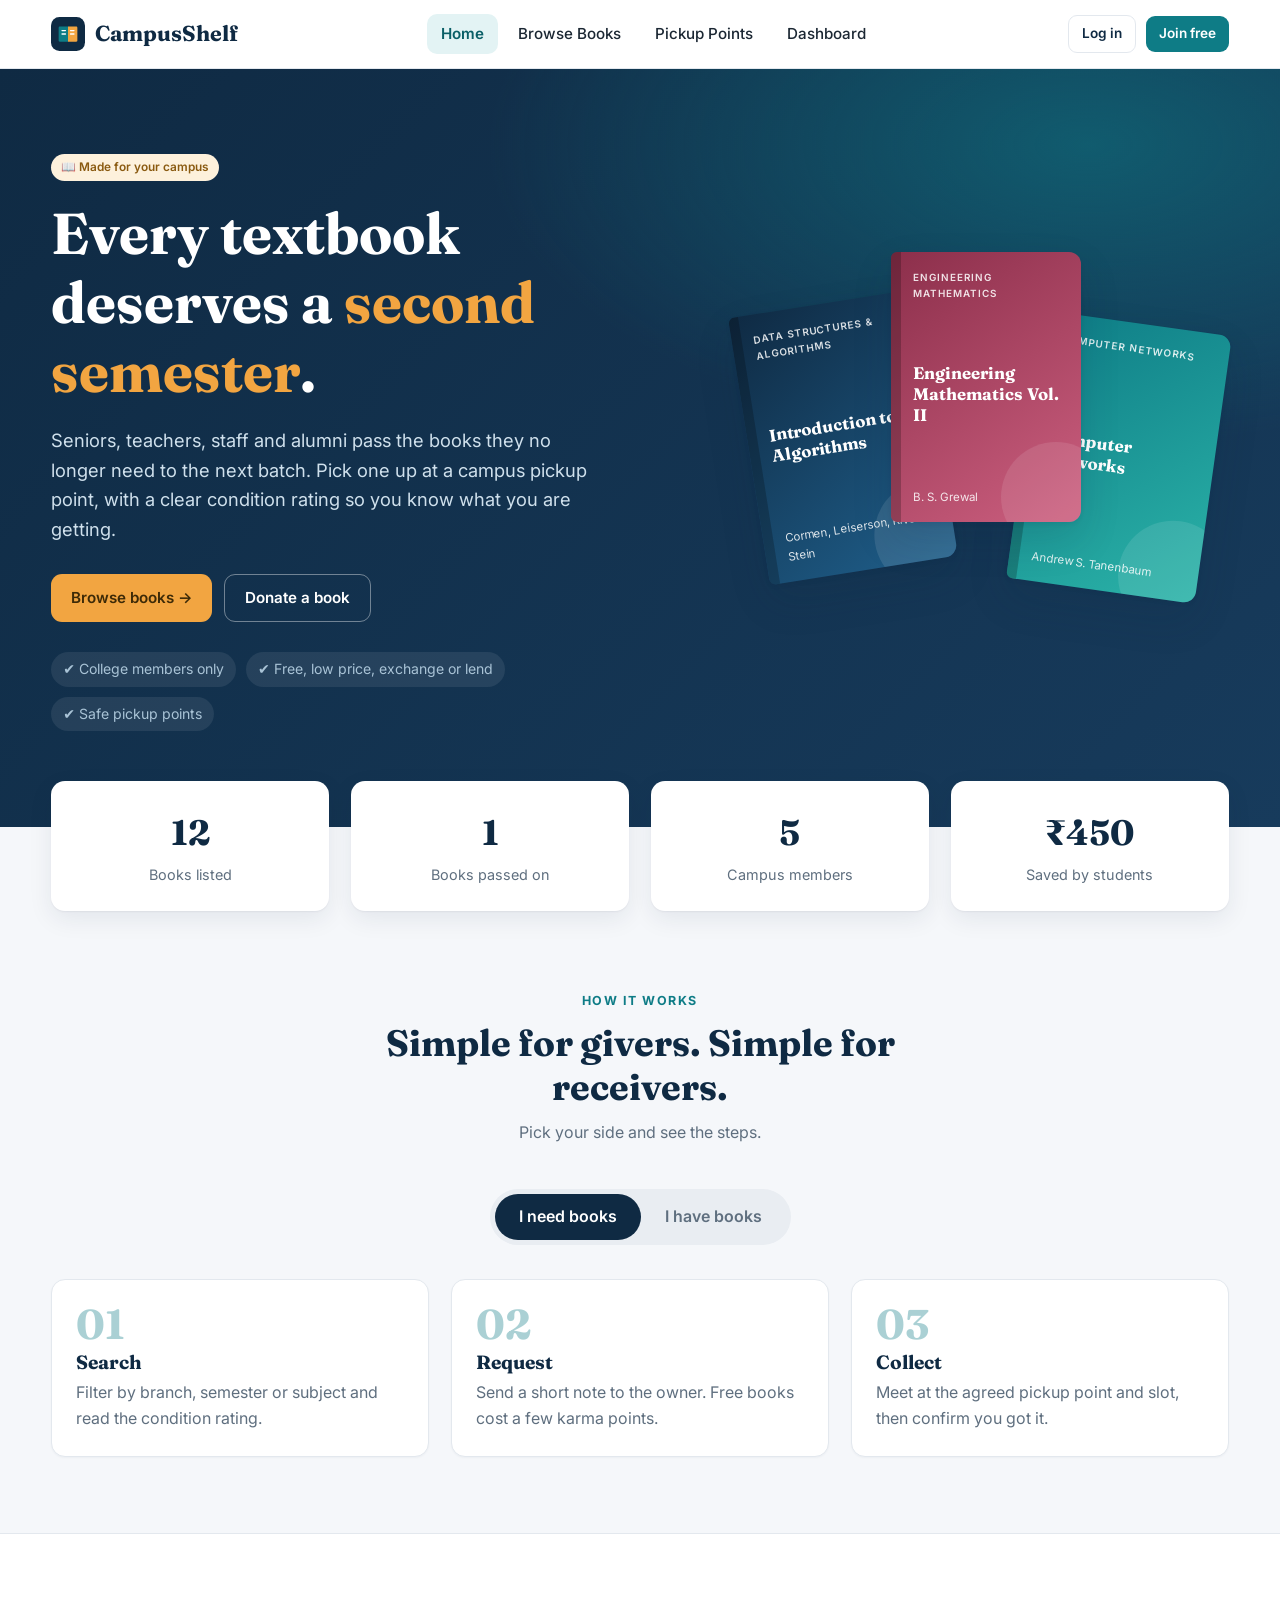
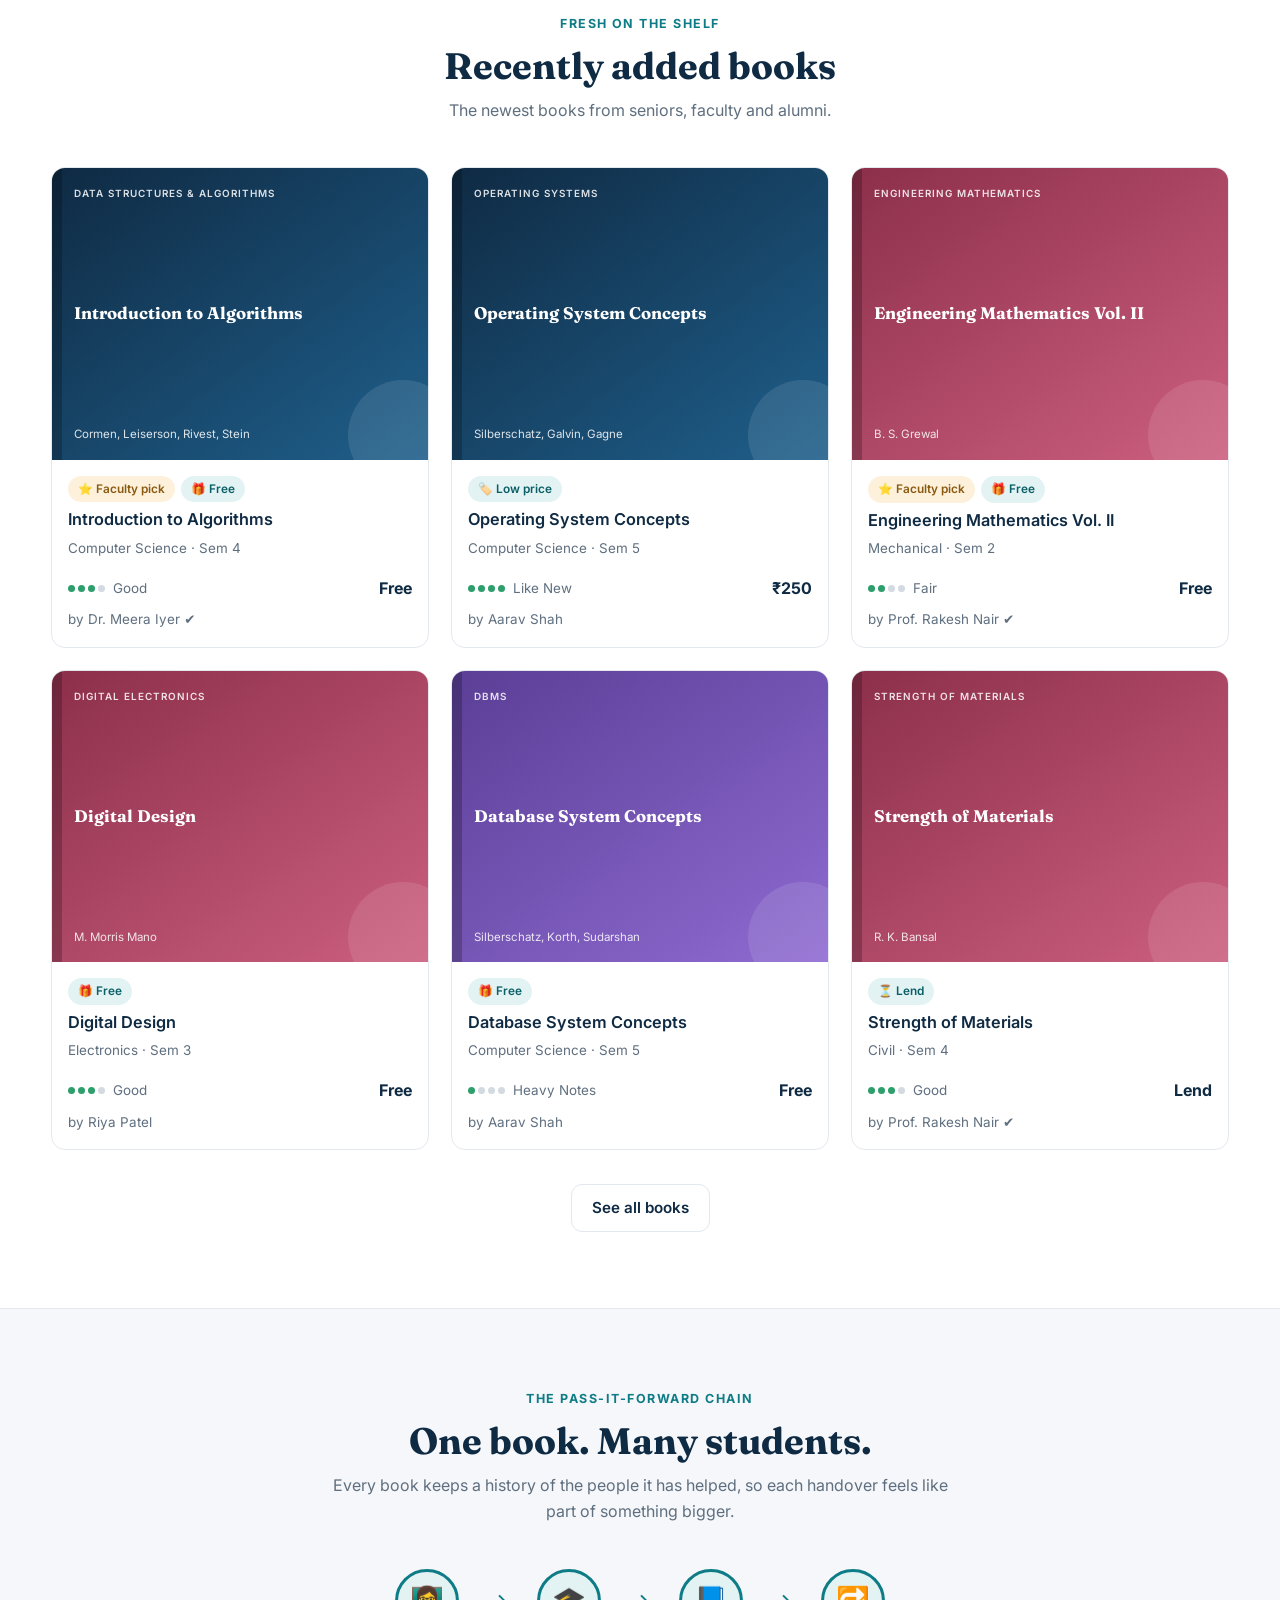
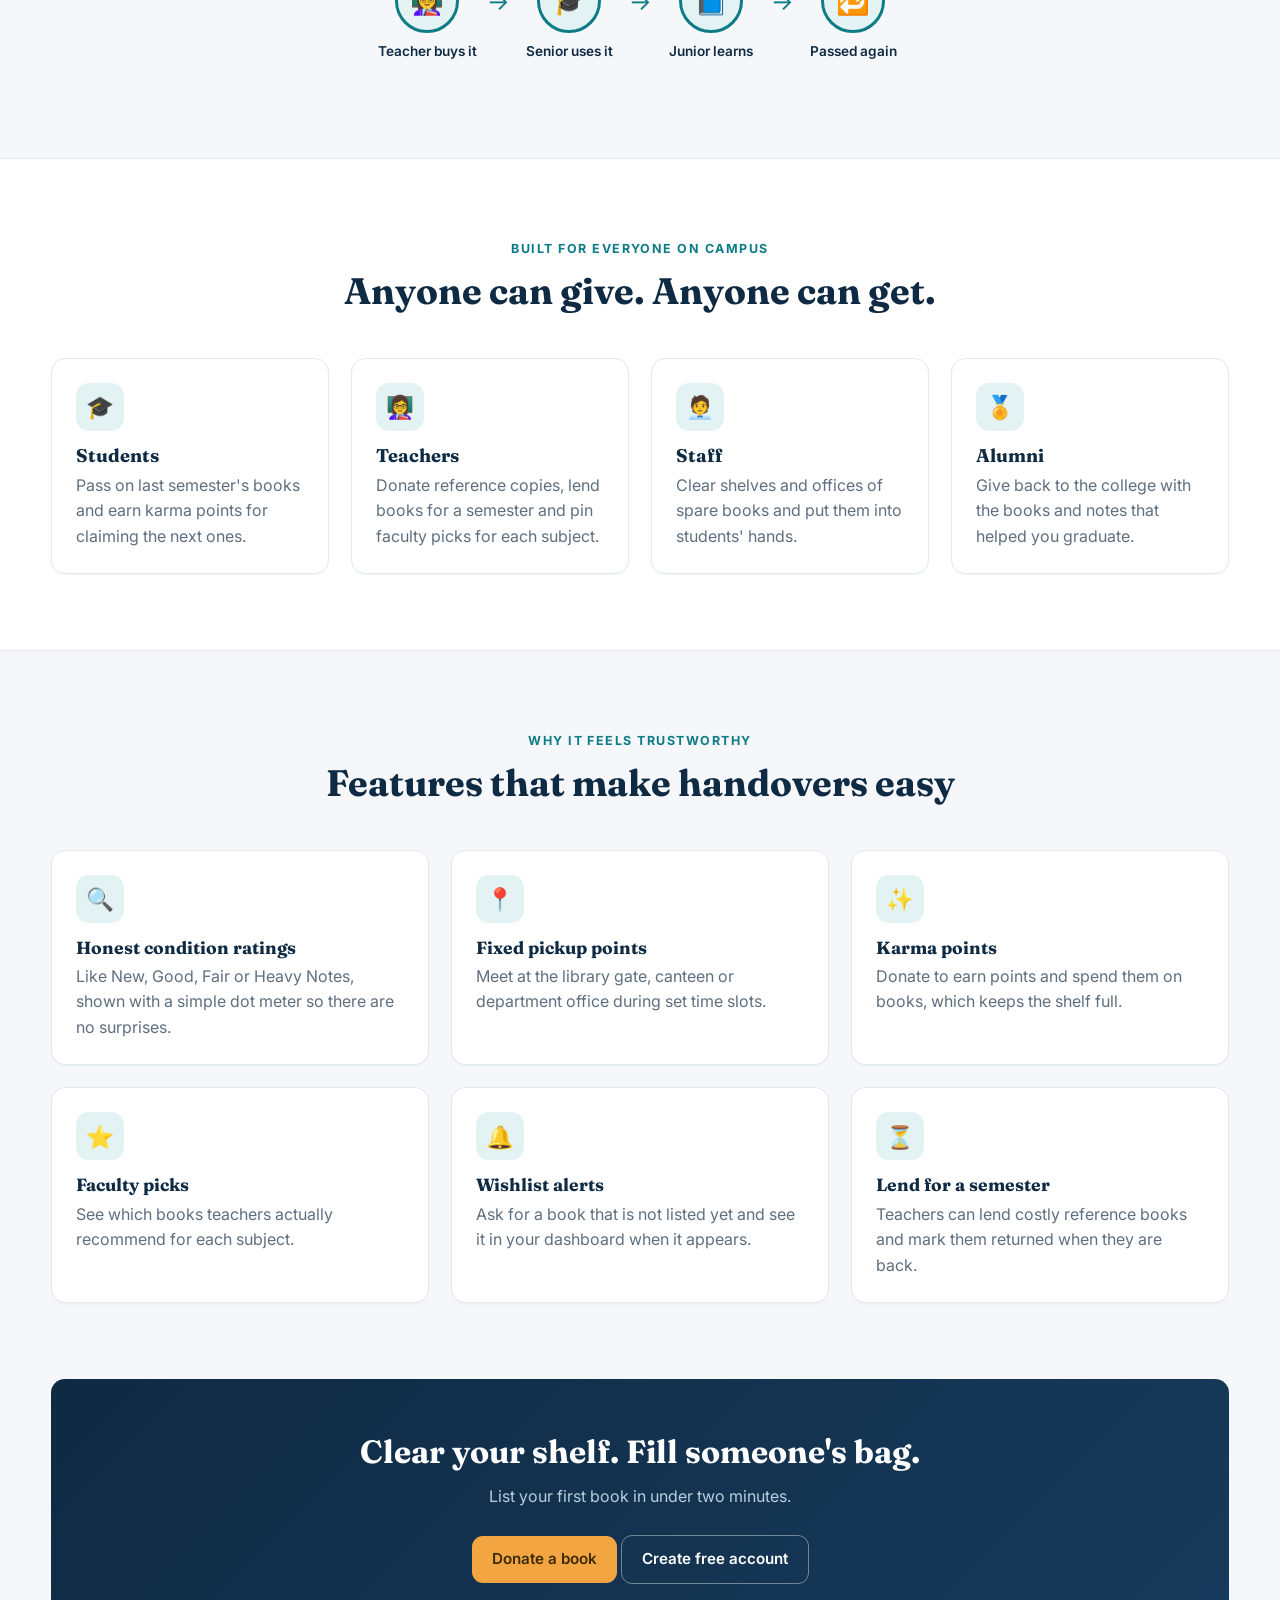
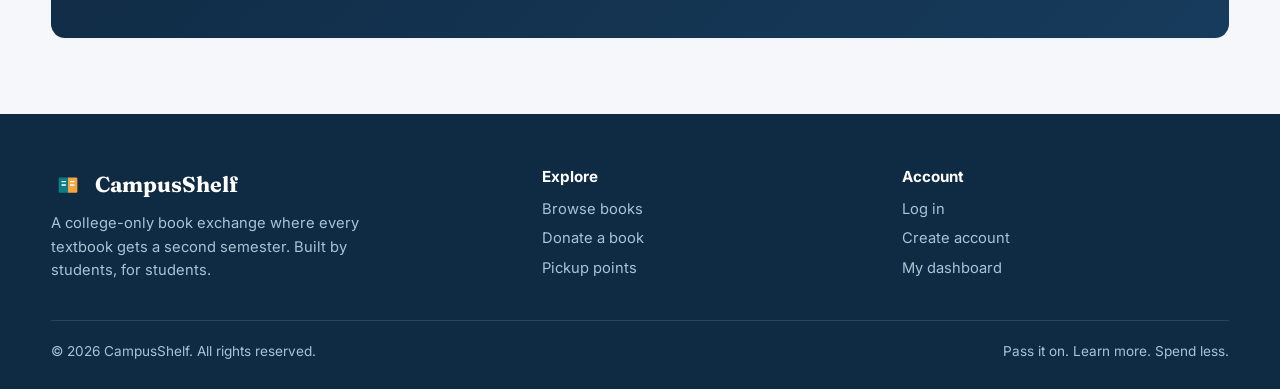
<file: campusshelf/index.html>
<!DOCTYPE html>
<html lang="en">
<head>
<meta charset="UTF-8">
<meta name="viewport" content="width=device-width,initial-scale=1">
<title>CampusShelf — Pass your textbooks on</title>
<meta name="description" content="A college-only book exchange. Students, teachers and alumni pass textbooks to the next batch.">
<link rel="icon" href="assets/favicon.svg" type="image/svg+xml">
<link rel="preconnect" href="https://fonts.googleapis.com"><link rel="preconnect" href="https://fonts.gstatic.com" crossorigin>
<link href="https://fonts.googleapis.com/css2?family=Fraunces:wght@600;700&family=Inter:wght@400;500;600;700&display=swap" rel="stylesheet">
<link rel="stylesheet" href="css/style.css">
</head>
<body>
<div id="nav"></div>

<section class="hero">
  <div class="container hero-in">
    <div>
      <span class="badge amber" style="margin-bottom:18px">📖 Made for your campus</span>
      <h1>Every textbook deserves a <em>second semester</em>.</h1>
      <p class="lead">Seniors, teachers, staff and alumni pass the books they no longer need to the next batch. Pick one up at a campus pickup point, with a clear condition rating so you know what you are getting.</p>
      <div class="hero-cta">
        <a class="btn btn-amber" href="browse.html">Browse books →</a>
        <a class="btn btn-ghost" href="add-book.html">Donate a book</a>
      </div>
      <div class="hero-tags"><span>✔ College members only</span><span>✔ Free, low price, exchange or lend</span><span>✔ Safe pickup points</span></div>
    </div>
    <div class="stack" id="heroStack" aria-hidden="true"></div>
  </div>
</section>

<div class="container stats"><div class="grid g4">
  <div class="stat reveal"><b data-count="listed">0</b><span>Books listed</span></div>
  <div class="stat reveal"><b data-count="passed">0</b><span>Books passed on</span></div>
  <div class="stat reveal"><b data-count="members">0</b><span>Campus members</span></div>
  <div class="stat reveal"><b data-count="saved" data-prefix="₹">0</b><span>Saved by students</span></div>
</div></div>

<section class="section">
  <div class="container center">
    <span class="eyebrow">How it works</span>
    <div class="sec-head"><h2>Simple for givers. Simple for receivers.</h2><p class="muted">Pick your side and see the steps.</p></div>
    <div class="switch" id="howSwitch"><button class="active" data-t="get">I need books</button><button data-t="give">I have books</button></div>
    <div class="grid g3" id="howSteps" style="text-align:left"></div>
  </div>
</section>

<section class="section alt">
  <div class="container">
    <div class="sec-head reveal"><span class="eyebrow">Fresh on the shelf</span><h2>Recently added books</h2><p class="muted">The newest books from seniors, faculty and alumni.</p></div>
    <div class="grid g3" id="featured"></div>
    <div class="center" style="margin-top:34px"><a class="btn btn-outline" href="browse.html">See all books</a></div>
  </div>
</section>

<section class="section">
  <div class="container">
    <div class="sec-head reveal"><span class="eyebrow">The pass-it-forward chain</span><h2>One book. Many students.</h2>
      <p class="muted">Every book keeps a history of the people it has helped, so each handover feels like part of something bigger.</p></div>
    <div class="chain reveal">
      <div class="link"><div class="dot">👩‍🏫</div>Teacher buys it</div><div class="arrow">→</div>
      <div class="link"><div class="dot">🎓</div>Senior uses it</div><div class="arrow">→</div>
      <div class="link"><div class="dot">📘</div>Junior learns</div><div class="arrow">→</div>
      <div class="link"><div class="dot">🔁</div>Passed again</div>
    </div>
  </div>
</section>

<section class="section alt">
  <div class="container">
    <div class="sec-head reveal"><span class="eyebrow">Built for everyone on campus</span><h2>Anyone can give. Anyone can get.</h2></div>
    <div class="grid g4">
      <div class="card hover reveal"><div class="icon-bubble">🎓</div><h3 style="font-size:1.15rem">Students</h3><p class="muted" style="margin-top:6px">Pass on last semester's books and earn karma points for claiming the next ones.</p></div>
      <div class="card hover reveal"><div class="icon-bubble">👩‍🏫</div><h3 style="font-size:1.15rem">Teachers</h3><p class="muted" style="margin-top:6px">Donate reference copies, lend books for a semester and pin faculty picks for each subject.</p></div>
      <div class="card hover reveal"><div class="icon-bubble">🧑‍💼</div><h3 style="font-size:1.15rem">Staff</h3><p class="muted" style="margin-top:6px">Clear shelves and offices of spare books and put them into students' hands.</p></div>
      <div class="card hover reveal"><div class="icon-bubble">🏅</div><h3 style="font-size:1.15rem">Alumni</h3><p class="muted" style="margin-top:6px">Give back to the college with the books and notes that helped you graduate.</p></div>
    </div>
  </div>
</section>

<section class="section">
  <div class="container">
    <div class="sec-head reveal"><span class="eyebrow">Why it feels trustworthy</span><h2>Features that make handovers easy</h2></div>
    <div class="grid g3">
      <div class="card hover reveal"><div class="icon-bubble">🔍</div><h3 style="font-size:1.1rem">Honest condition ratings</h3><p class="muted" style="margin-top:6px">Like New, Good, Fair or Heavy Notes, shown with a simple dot meter so there are no surprises.</p></div>
      <div class="card hover reveal"><div class="icon-bubble">📍</div><h3 style="font-size:1.1rem">Fixed pickup points</h3><p class="muted" style="margin-top:6px">Meet at the library gate, canteen or department office during set time slots.</p></div>
      <div class="card hover reveal"><div class="icon-bubble">✨</div><h3 style="font-size:1.1rem">Karma points</h3><p class="muted" style="margin-top:6px">Donate to earn points and spend them on books, which keeps the shelf full.</p></div>
      <div class="card hover reveal"><div class="icon-bubble">⭐</div><h3 style="font-size:1.1rem">Faculty picks</h3><p class="muted" style="margin-top:6px">See which books teachers actually recommend for each subject.</p></div>
      <div class="card hover reveal"><div class="icon-bubble">🔔</div><h3 style="font-size:1.1rem">Wishlist alerts</h3><p class="muted" style="margin-top:6px">Ask for a book that is not listed yet and see it in your dashboard when it appears.</p></div>
      <div class="card hover reveal"><div class="icon-bubble">⏳</div><h3 style="font-size:1.1rem">Lend for a semester</h3><p class="muted" style="margin-top:6px">Teachers can lend costly reference books and mark them returned when they are back.</p></div>
    </div>
  </div>
</section>

<section class="section" style="padding-top:0">
  <div class="container">
    <div class="card reveal" style="background:linear-gradient(135deg,var(--navy),var(--navy-2));border:0;text-align:center;padding:54px 24px">
      <h2 style="color:#fff;font-size:2rem">Clear your shelf. Fill someone's bag.</h2>
      <p style="color:#B9CFE0;margin:12px auto 26px;max-width:520px">List your first book in under two minutes.</p>
      <a class="btn btn-amber" href="add-book.html">Donate a book</a> <a class="btn btn-ghost" href="auth.html?tab=register">Create free account</a>
    </div>
  </div>
</section>

<div id="footer"></div>
<script src="js/store.js"></script>
<script src="js/ui.js"></script>
<script src="js/home.js"></script>
</body>
</html>
</file>
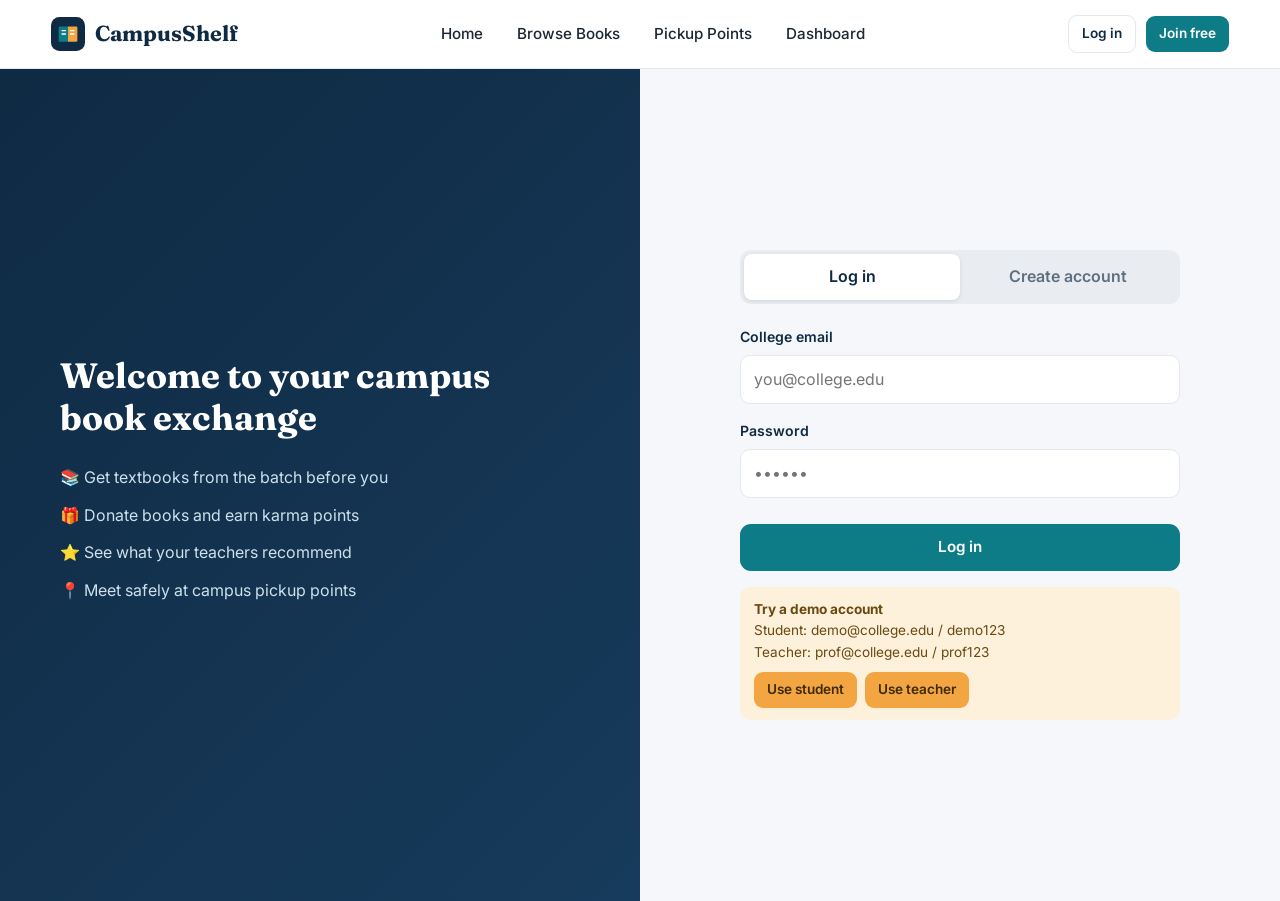
<file: campusshelf/add-book.html>
<!DOCTYPE html>
<html lang="en">
<head>
<meta charset="UTF-8">
<meta name="viewport" content="width=device-width,initial-scale=1">
<title>Donate a Book — CampusShelf</title>
<link rel="icon" href="assets/favicon.svg" type="image/svg+xml">
<link rel="preconnect" href="https://fonts.googleapis.com"><link rel="preconnect" href="https://fonts.gstatic.com" crossorigin>
<link href="https://fonts.googleapis.com/css2?family=Fraunces:wght@600;700&family=Inter:wght@400;500;600;700&display=swap" rel="stylesheet">
<link rel="stylesheet" href="css/style.css">
</head>
<body>
<div id="nav"></div>
<section class="page-head"><div class="container">
  <h1>List a book</h1><p>Takes about two minutes. Students, teachers, staff and alumni can all give.</p>
</div></section>

<div class="container form-layout">
  <form class="card" id="form" novalidate>
    <div class="row2">
      <div class="field"><label class="lbl" for="title">Book title *</label><input class="input" id="title" placeholder="e.g. Operating System Concepts"></div>
      <div class="field"><label class="lbl" for="author">Author</label><input class="input" id="author" placeholder="e.g. Silberschatz"></div>
    </div>
    <div class="row2">
      <div class="field"><label class="lbl" for="subject">Subject *</label><input class="input" id="subject" placeholder="e.g. Operating Systems"></div>
      <div class="field"><label class="lbl" for="branch">Branch *</label><select class="input" id="branch"></select></div>
    </div>
    <div class="row2">
      <div class="field"><label class="lbl" for="sem">Semester *</label><select class="input" id="sem"></select></div>
      <div class="field"><label class="lbl" for="pickup">Pickup point *</label><select class="input" id="pickup"></select></div>
    </div>

    <div class="field"><label class="lbl">Condition *</label><div class="opt-grid" id="condOpts"></div></div>
    <div class="field"><label class="lbl">How do you want to give it? *</label><div class="opt-grid" id="modeOpts"></div></div>

    <div class="row2">
      <div class="field" id="priceField" style="display:none"><label class="lbl" for="price">Price (₹)</label><input class="input" id="price" type="number" min="1" placeholder="e.g. 200"></div>
      <div class="field" id="lendField" style="display:none"><label class="lbl" for="lendDays">Lend for (days)</label><input class="input" id="lendDays" type="number" min="7" value="90"></div>
    </div>

    <div class="field"><label class="lbl">Cover photo (optional)</label>
      <div class="dropzone" id="drop">📷 Click to upload a photo of the cover<input type="file" id="photo" accept="image/*" hidden></div></div>
    <div class="field"><label class="lbl" for="notes">Notes for the next reader</label><textarea class="input" id="notes" placeholder="Edition, highlighted chapters, any notes or past papers you are including…"></textarea></div>

    <label class="check" id="recWrap" style="display:none;margin-bottom:16px"><input type="checkbox" id="rec"> ⭐ Mark as <b>recommended for this subject</b> (faculty pick)</label>
    <div class="error" id="err"></div>
    <button class="btn btn-primary" type="submit" style="margin-top:8px">Publish book</button>
  </form>

  <aside class="preview-box">
    <p class="muted" style="margin-bottom:10px;font-weight:600">Live preview</p>
    <div id="preview"></div>
    <div class="card" style="margin-top:18px;background:var(--amber-l);border-color:#f2dcb0">
      <b>✨ Earn karma</b><p style="font-size:.9rem;color:#6b4a10">You get <b>+10 karma</b> every time a book you listed reaches a new owner.</p></div>
  </aside>
</div>

<div id="footer"></div>
<script src="js/store.js"></script>
<script src="js/ui.js"></script>
<script src="js/add-book.js"></script>
</body>
</html>
</file>
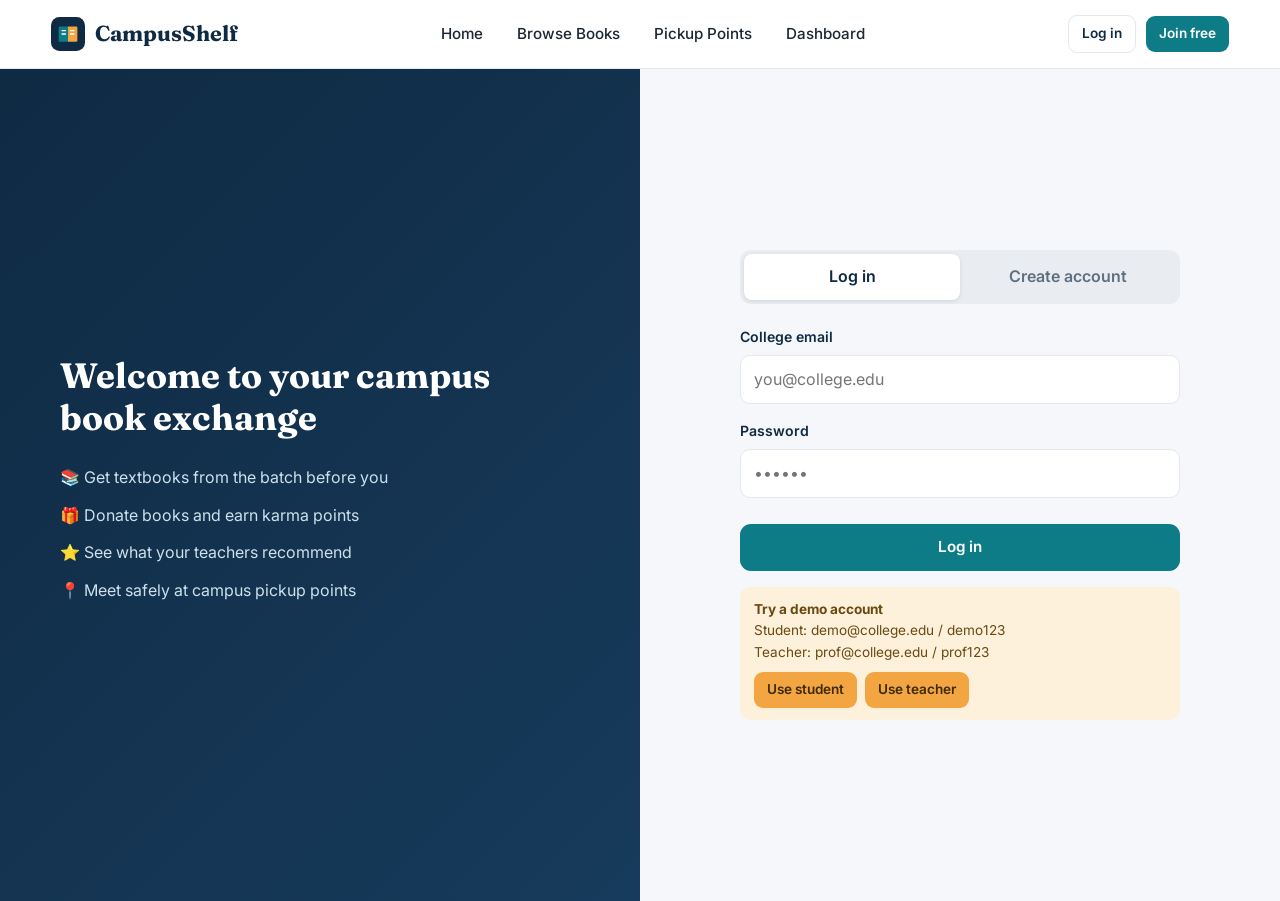
<file: campusshelf/auth.html>
<!DOCTYPE html>
<html lang="en">
<head>
<meta charset="UTF-8">
<meta name="viewport" content="width=device-width,initial-scale=1">
<title>Log in or Join — CampusShelf</title>
<link rel="icon" href="assets/favicon.svg" type="image/svg+xml">
<link rel="preconnect" href="https://fonts.googleapis.com"><link rel="preconnect" href="https://fonts.gstatic.com" crossorigin>
<link href="https://fonts.googleapis.com/css2?family=Fraunces:wght@600;700&family=Inter:wght@400;500;600;700&display=swap" rel="stylesheet">
<link rel="stylesheet" href="css/style.css">
</head>
<body>
<div id="nav"></div>
<div class="auth-wrap">
  <div class="auth-side">
    <h2>Welcome to your campus book exchange</h2>
    <ul>
      <li>📚 Get textbooks from the batch before you</li>
      <li>🎁 Donate books and earn karma points</li>
      <li>⭐ See what your teachers recommend</li>
      <li>📍 Meet safely at campus pickup points</li>
    </ul>
  </div>
  <div class="auth-main">
    <div class="auth-box">
      <div class="seg" id="seg"><button class="active" data-t="login">Log in</button><button data-t="register">Create account</button></div>

      <form id="loginForm" novalidate>
        <div class="field"><label class="lbl" for="lemail">College email</label><input class="input" id="lemail" type="email" placeholder="you@college.edu"></div>
        <div class="field"><label class="lbl" for="lpw">Password</label><input class="input" id="lpw" type="password" placeholder="••••••"></div>
        <div class="error" id="lerr"></div>
        <button class="btn btn-primary btn-block" style="margin-top:10px">Log in</button>
        <div class="demo-box"><b>Try a demo account</b><br>
          Student: demo@college.edu / demo123<br>Teacher: prof@college.edu / prof123
          <div style="margin-top:8px;display:flex;gap:8px"><button type="button" class="btn btn-sm btn-amber" data-demo="demo@college.edu|demo123">Use student</button><button type="button" class="btn btn-sm btn-amber" data-demo="prof@college.edu|prof123">Use teacher</button></div></div>
      </form>

      <form id="regForm" novalidate style="display:none">
        <div class="field"><label class="lbl" for="rname">Full name *</label><input class="input" id="rname"></div>
        <div class="field"><label class="lbl" for="remail">College email *</label><input class="input" id="remail" type="email" placeholder="you@college.edu"></div>
        <div class="field"><label class="lbl" for="rpw">Password * (min 6 characters)</label><input class="input" id="rpw" type="password"></div>
        <div class="field"><label class="lbl">I am a…</label><div class="opt-grid" id="roles"></div></div>
        <div class="row2" id="studentFields">
          <div class="field"><label class="lbl" for="rbranch">Branch</label><select class="input" id="rbranch"></select></div>
          <div class="field"><label class="lbl" for="ryear">Year</label><select class="input" id="ryear"><option>1</option><option>2</option><option>3</option><option>4</option></select></div>
        </div>
        <div class="field" id="deptField" style="display:none"><label class="lbl" for="rdept">Department</label><select class="input" id="rdept"></select></div>
        <div class="error" id="rerr"></div>
        <button class="btn btn-primary btn-block" style="margin-top:10px">Create account · get 20 karma</button>
      </form>
    </div>
  </div>
</div>
<script src="js/store.js"></script>
<script src="js/ui.js"></script>
<script src="js/auth.js"></script>
</body>
</html>
</file>
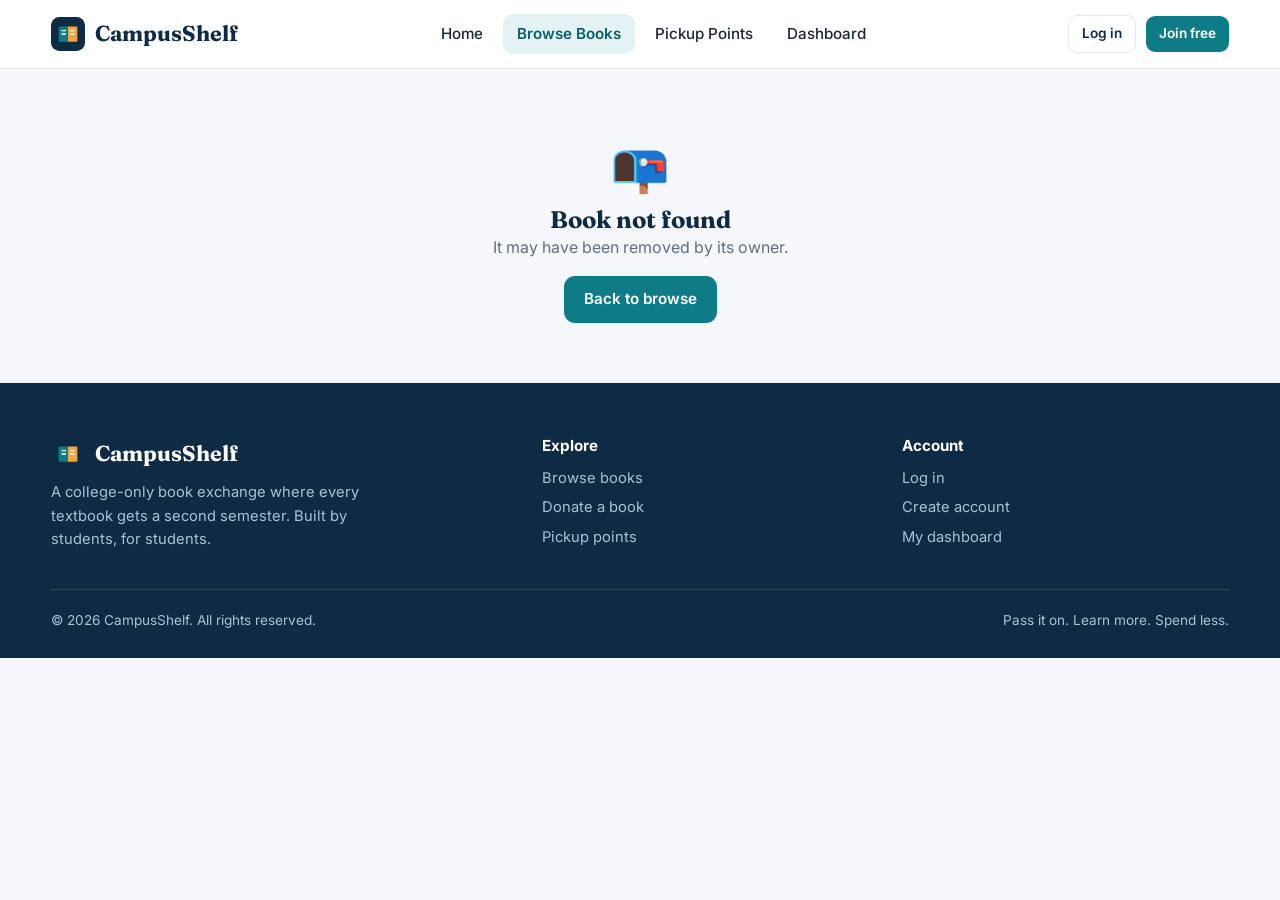
<file: campusshelf/book.html>
<!DOCTYPE html>
<html lang="en">
<head>
<meta charset="UTF-8">
<meta name="viewport" content="width=device-width,initial-scale=1">
<title>Book details — CampusShelf</title>
<link rel="icon" href="assets/favicon.svg" type="image/svg+xml">
<link rel="preconnect" href="https://fonts.googleapis.com"><link rel="preconnect" href="https://fonts.gstatic.com" crossorigin>
<link href="https://fonts.googleapis.com/css2?family=Fraunces:wght@600;700&family=Inter:wght@400;500;600;700&display=swap" rel="stylesheet">
<link rel="stylesheet" href="css/style.css">
</head>
<body>
<div id="nav"></div>
<div class="container" id="detail"></div>
<div id="footer"></div>
<script src="js/store.js"></script>
<script src="js/ui.js"></script>
<script src="js/book.js"></script>
</body>
</html>
</file>
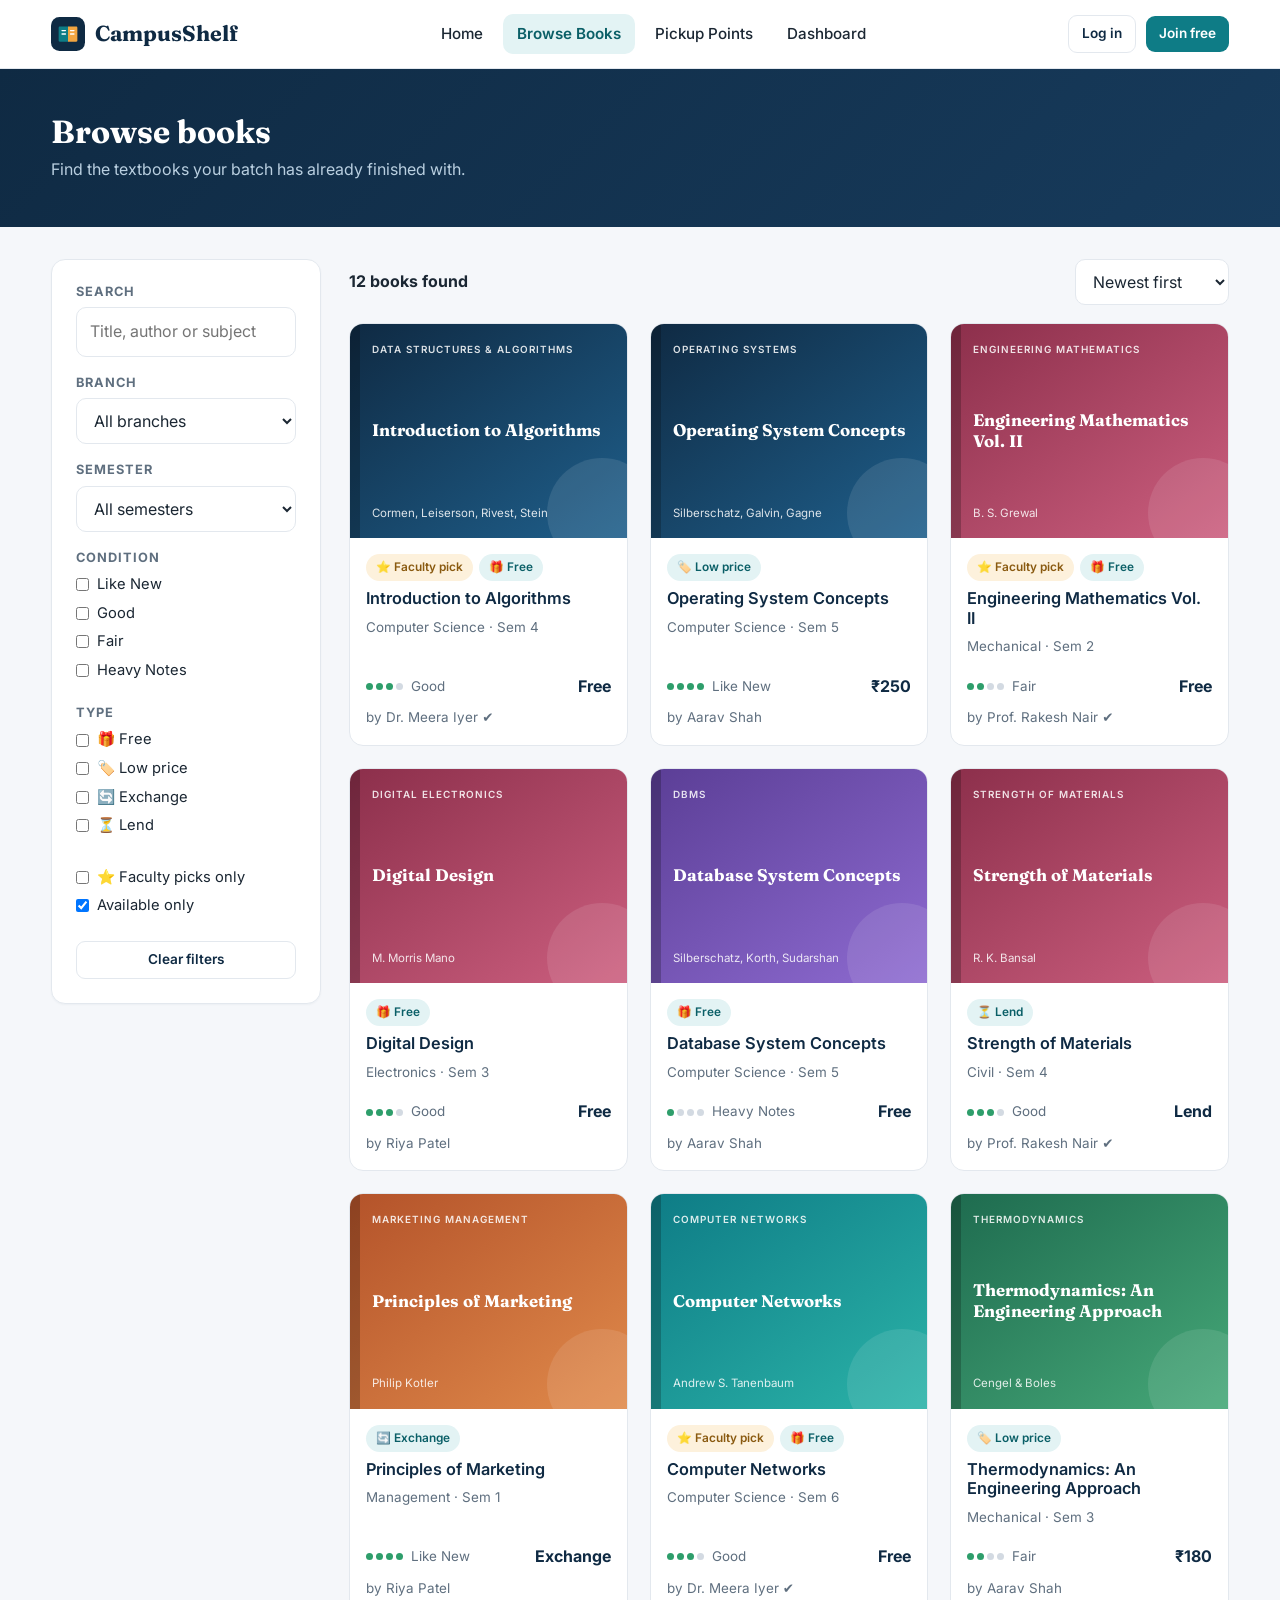
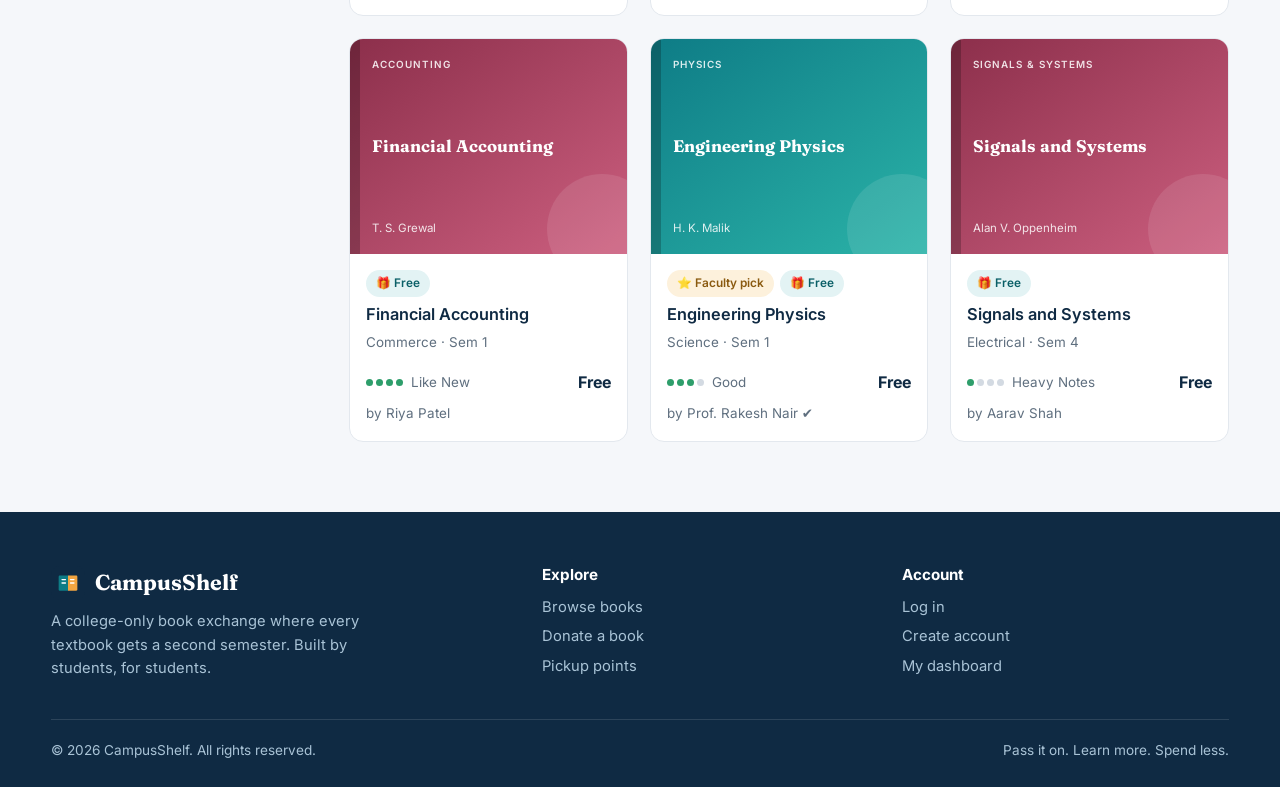
<file: campusshelf/browse.html>
<!DOCTYPE html>
<html lang="en">
<head>
<meta charset="UTF-8">
<meta name="viewport" content="width=device-width,initial-scale=1">
<title>Browse Books — CampusShelf</title>
<link rel="icon" href="assets/favicon.svg" type="image/svg+xml">
<link rel="preconnect" href="https://fonts.googleapis.com"><link rel="preconnect" href="https://fonts.gstatic.com" crossorigin>
<link href="https://fonts.googleapis.com/css2?family=Fraunces:wght@600;700&family=Inter:wght@400;500;600;700&display=swap" rel="stylesheet">
<link rel="stylesheet" href="css/style.css">
</head>
<body>
<div id="nav"></div>
<section class="page-head"><div class="container">
  <h1>Browse books</h1><p>Find the textbooks your batch has already finished with.</p>
</div></section>

<div class="container browse">
  <aside class="filters card">
    <div><h4>Search</h4><input class="input" id="q" placeholder="Title, author or subject"></div>
    <div><h4>Branch</h4><select class="input" id="branch"><option value="">All branches</option></select></div>
    <div><h4>Semester</h4><select class="input" id="sem"><option value="">All semesters</option></select></div>
    <div><h4>Condition</h4><div id="conds"></div></div>
    <div><h4>Type</h4><div id="modes"></div></div>
    <div><label class="check"><input type="checkbox" id="rec"> ⭐ Faculty picks only</label>
         <label class="check"><input type="checkbox" id="avail" checked> Available only</label></div>
    <button class="btn btn-outline btn-sm btn-block" id="clear">Clear filters</button>
  </aside>
  <main>
    <div class="toolbar">
      <b id="count"></b>
      <select class="input" id="sort" style="width:auto"><option value="new">Newest first</option><option value="cond">Best condition</option><option value="price">Lowest price</option><option value="az">Title A–Z</option></select>
    </div>
    <div class="grid g3" id="results"></div>
  </main>
</div>

<div id="footer"></div>
<script src="js/store.js"></script>
<script src="js/ui.js"></script>
<script src="js/browse.js"></script>
</body>
</html>
</file>
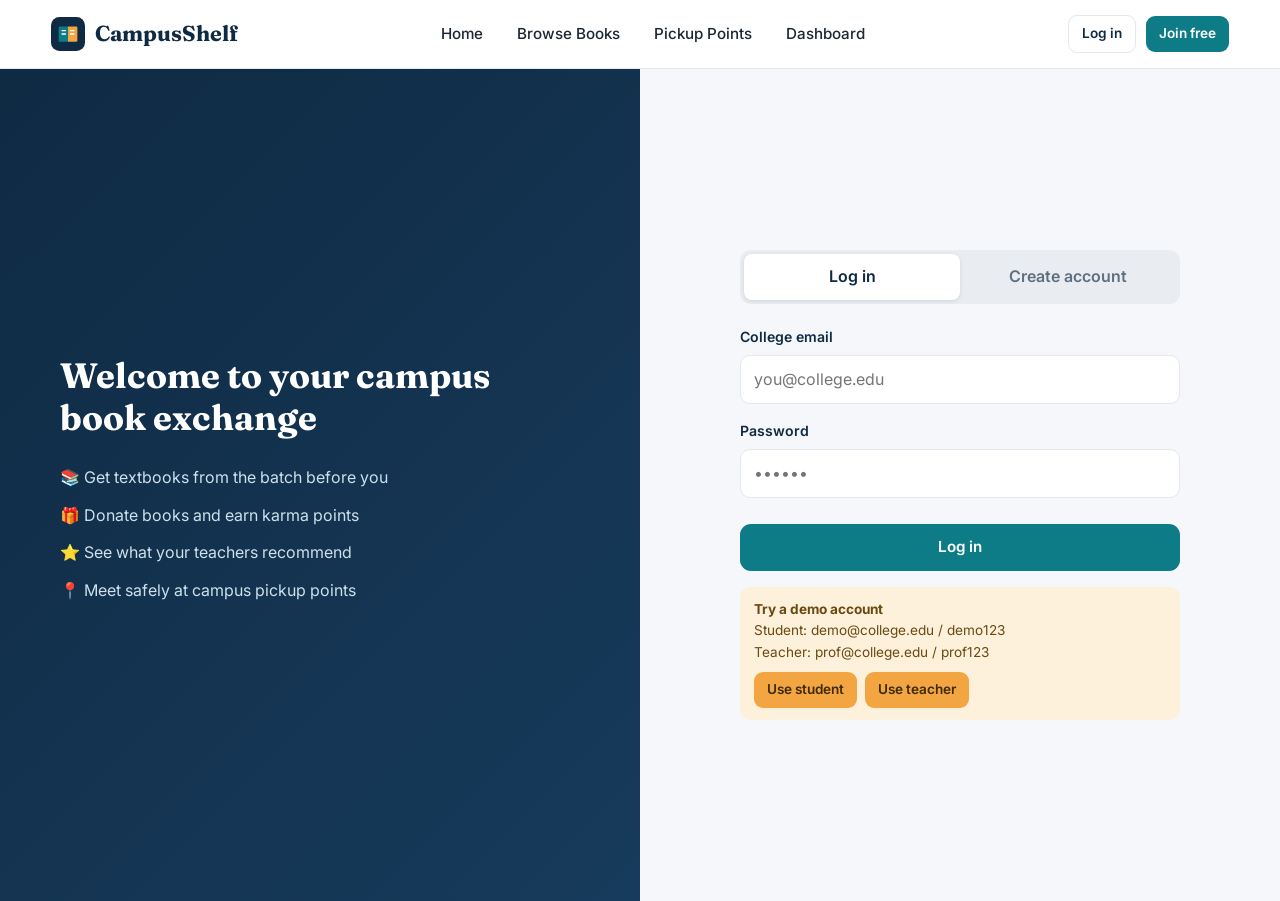
<file: campusshelf/dashboard.html>
<!DOCTYPE html>
<html lang="en">
<head>
<meta charset="UTF-8">
<meta name="viewport" content="width=device-width,initial-scale=1">
<title>My Dashboard — CampusShelf</title>
<link rel="icon" href="assets/favicon.svg" type="image/svg+xml">
<link rel="preconnect" href="https://fonts.googleapis.com"><link rel="preconnect" href="https://fonts.gstatic.com" crossorigin>
<link href="https://fonts.googleapis.com/css2?family=Fraunces:wght@600;700&family=Inter:wght@400;500;600;700&display=swap" rel="stylesheet">
<link rel="stylesheet" href="css/style.css">
</head>
<body>
<div id="nav"></div>
<section class="page-head"><div class="container" id="head"></div></section>

<div class="container" style="padding:30px 0 70px">
  <div class="grid g4" id="kpis" style="margin-bottom:26px"></div>
  <div class="card" style="margin-bottom:26px" id="levelCard"></div>
  <div class="tabs" id="tabs"></div>
  <div id="panel"></div>
</div>

<div id="footer"></div>
<script src="js/store.js"></script>
<script src="js/ui.js"></script>
<script src="js/dashboard.js"></script>
</body>
</html>
</file>
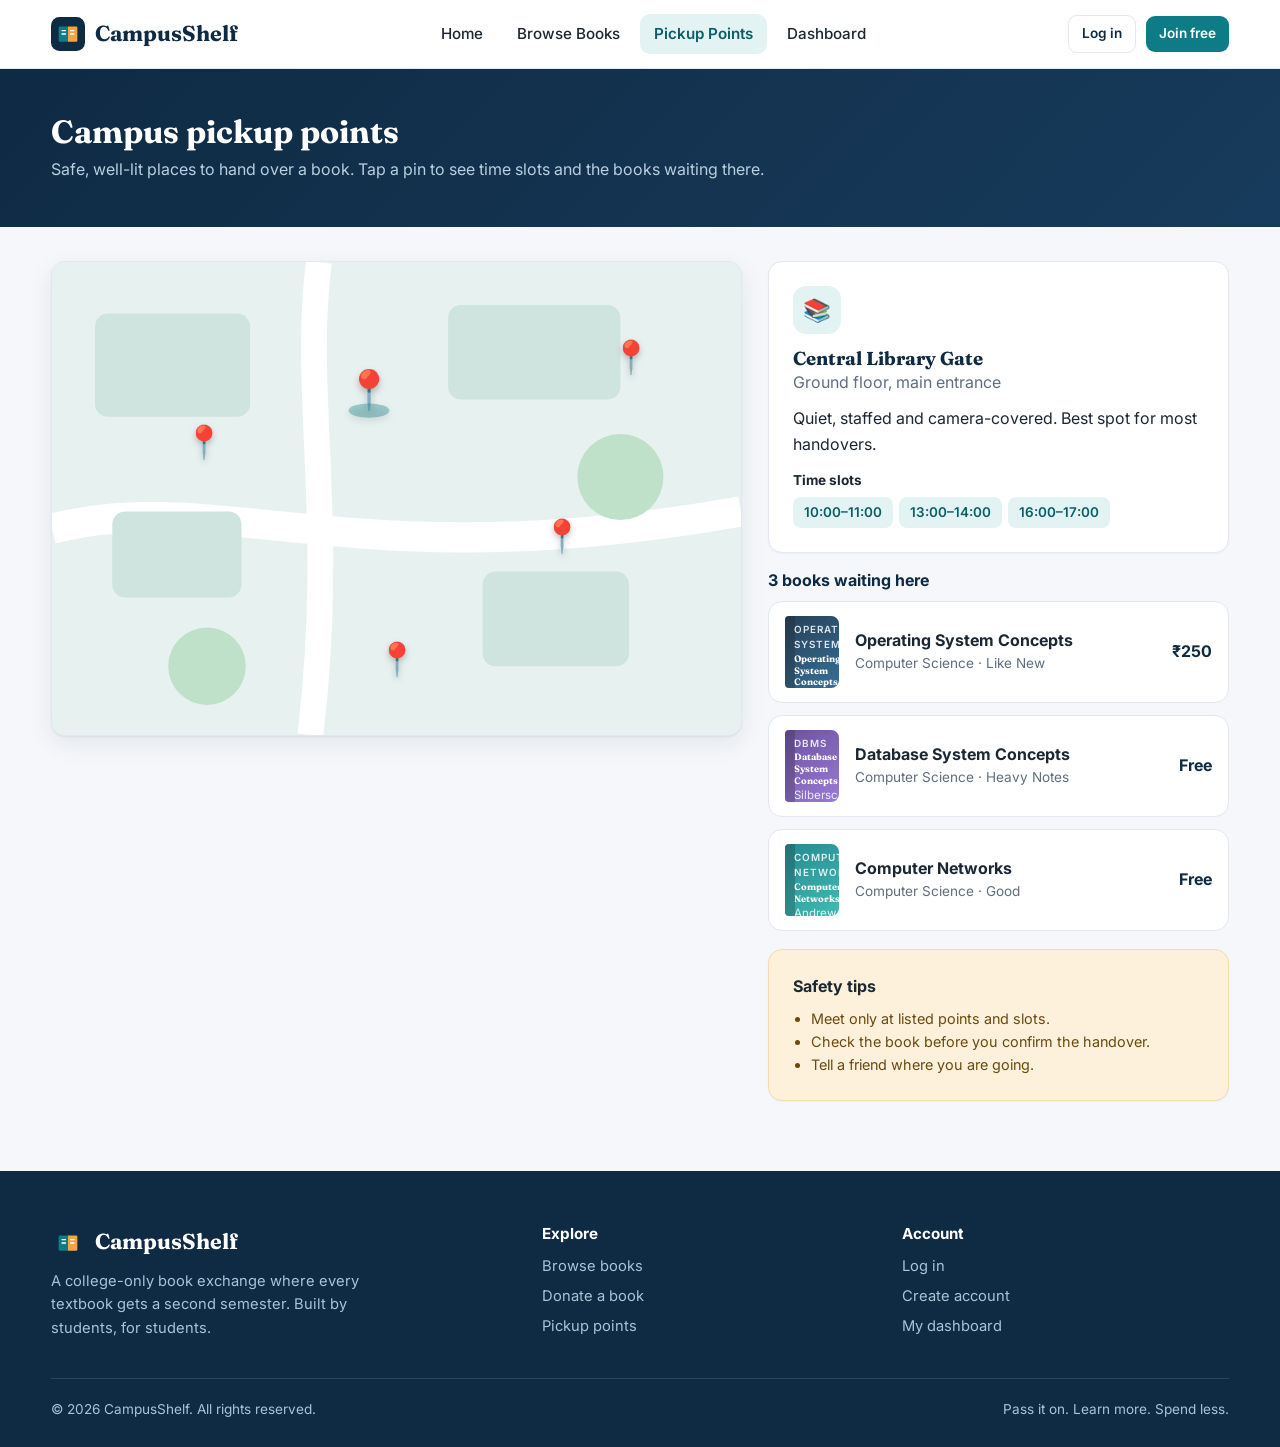
<file: campusshelf/pickup.html>
<!DOCTYPE html>
<html lang="en">
<head>
<meta charset="UTF-8">
<meta name="viewport" content="width=device-width,initial-scale=1">
<title>Pickup Points — CampusShelf</title>
<link rel="icon" href="assets/favicon.svg" type="image/svg+xml">
<link rel="preconnect" href="https://fonts.googleapis.com"><link rel="preconnect" href="https://fonts.gstatic.com" crossorigin>
<link href="https://fonts.googleapis.com/css2?family=Fraunces:wght@600;700&family=Inter:wght@400;500;600;700&display=swap" rel="stylesheet">
<link rel="stylesheet" href="css/style.css">
</head>
<body>
<div id="nav"></div>
<section class="page-head"><div class="container">
  <h1>Campus pickup points</h1><p>Safe, well-lit places to hand over a book. Tap a pin to see time slots and the books waiting there.</p>
</div></section>

<div class="container pickup">
  <div class="map" id="map">
    <svg viewBox="0 0 160 110" preserveAspectRatio="none" aria-hidden="true">
      <rect width="160" height="110" fill="#E7F1EF"/>
      <path d="M0 62 C40 52 70 74 160 58" stroke="#fff" stroke-width="7" fill="none"/>
      <path d="M62 0 C58 30 66 60 60 110" stroke="#fff" stroke-width="6" fill="none"/>
      <rect x="14" y="58" width="30" height="20" rx="3" fill="#CFE3DF"/><rect x="92" y="10" width="40" height="22" rx="3" fill="#CFE3DF"/>
      <rect x="100" y="72" width="34" height="22" rx="3" fill="#CFE3DF"/><rect x="10" y="12" width="36" height="24" rx="3" fill="#CFE3DF"/>
      <circle cx="132" cy="50" r="10" fill="#BFE0C9"/><circle cx="36" cy="94" r="9" fill="#BFE0C9"/>
    </svg>
  </div>
  <div id="side"></div>
</div>

<div id="footer"></div>
<script src="js/store.js"></script>
<script src="js/ui.js"></script>
<script src="js/pickup.js"></script>
</body>
</html>
</file>
<file: campusshelf/css/style.css>
/* CampusShelf — design system */
:root{
  --navy:#0F2A43; --navy-2:#173B5C; --teal:#0E7C86; --teal-d:#0A5F67; --teal-l:#E3F3F4;
  --amber:#F2A541; --amber-l:#FDF1DC; --bg:#F5F7FA; --card:#FFFFFF; --text:#1B2733;
  --muted:#5F6F7F; --line:#E3E8EE; --ok:#2E9E6B; --warn:#D9822B; --bad:#C94B4B;
  --r:14px; --shadow:0 1px 2px rgba(15,42,67,.06),0 8px 24px rgba(15,42,67,.08);
  --shadow-lg:0 2px 4px rgba(15,42,67,.08),0 18px 40px rgba(15,42,67,.14);
}
*{box-sizing:border-box;margin:0;padding:0}
html{scroll-behavior:smooth}
body{font-family:'Inter',system-ui,-apple-system,'Segoe UI',Roboto,sans-serif;background:var(--bg);color:var(--text);line-height:1.6;-webkit-font-smoothing:antialiased}
h1,h2,h3,h4{font-family:'Fraunces',Georgia,serif;color:var(--navy);line-height:1.2;font-weight:700}
a{color:var(--teal);text-decoration:none}
img{max-width:100%;display:block}
.container{width:min(1180px,92%);margin-inline:auto}
.muted{color:var(--muted)}
.center{text-align:center}

/* Navbar */
.nav{position:sticky;top:0;z-index:50;background:rgba(255,255,255,.92);backdrop-filter:blur(10px);border-bottom:1px solid var(--line)}
.nav-in{display:flex;align-items:center;justify-content:space-between;height:68px;gap:20px}
.brand{display:flex;align-items:center;gap:10px;font-family:'Fraunces',serif;font-weight:700;font-size:1.35rem;color:var(--navy)}
.brand svg{width:34px;height:34px}
.nav-links{display:flex;gap:6px;align-items:center}
.nav-links a{color:var(--text);padding:8px 14px;border-radius:10px;font-weight:500;font-size:.95rem;transition:.2s}
.nav-links a:hover{background:var(--teal-l);color:var(--teal-d)}
.nav-links a.active{background:var(--teal-l);color:var(--teal-d);font-weight:600}
.nav-right{display:flex;gap:10px;align-items:center}
.burger{display:none;background:none;border:0;font-size:1.6rem;cursor:pointer;color:var(--navy)}
.avatar{width:36px;height:36px;border-radius:50%;background:var(--navy);color:#fff;display:grid;place-items:center;font-weight:600;font-size:.9rem}
.karma-pill{background:var(--amber-l);color:#8A5A10;font-weight:600;font-size:.82rem;padding:5px 11px;border-radius:99px}

/* Buttons */
.btn{display:inline-flex;align-items:center;gap:8px;border:0;cursor:pointer;font:inherit;font-weight:600;padding:11px 20px;border-radius:11px;transition:.2s;font-size:.95rem}
.btn-primary{background:var(--teal);color:#fff}.btn-primary:hover{background:var(--teal-d);transform:translateY(-1px);box-shadow:0 6px 16px rgba(14,124,134,.3)}
.btn-amber{background:var(--amber);color:#3d2a07}.btn-amber:hover{filter:brightness(.95);transform:translateY(-1px)}
.btn-outline{background:#fff;color:var(--navy);border:1.5px solid var(--line)}.btn-outline:hover{border-color:var(--teal);color:var(--teal)}
.btn-ghost{background:transparent;color:#fff;border:1.5px solid rgba(255,255,255,.4)}.btn-ghost:hover{background:rgba(255,255,255,.12)}
.btn-danger{background:#fff;color:var(--bad);border:1.5px solid #f0cccc}.btn-danger:hover{background:#fdf0f0}
.btn-sm{padding:7px 13px;font-size:.85rem;border-radius:9px}
.btn-block{width:100%;justify-content:center}
.btn:disabled{opacity:.5;cursor:not-allowed;transform:none!important;box-shadow:none!important}

/* Hero */
.hero{background:radial-gradient(1000px 500px at 85% 10%,rgba(14,124,134,.55),transparent 60%),linear-gradient(135deg,var(--navy) 0%,var(--navy-2) 100%);color:#fff;overflow:hidden;position:relative}
.hero-in{display:grid;grid-template-columns:1.1fr .9fr;gap:40px;align-items:center;padding:84px 0 96px}
.hero h1{color:#fff;font-size:clamp(2.2rem,5vw,3.6rem)}
.hero h1 em{font-style:normal;color:var(--amber)}
.hero p.lead{font-size:1.15rem;color:#CFE0EC;margin:20px 0 30px;max-width:540px}
.hero-cta{display:flex;gap:12px;flex-wrap:wrap}
.hero-tags{display:flex;gap:10px;margin-top:30px;flex-wrap:wrap;color:#A9C3D6;font-size:.88rem}
.hero-tags span{background:rgba(255,255,255,.08);padding:6px 12px;border-radius:99px}
.stack{position:relative;height:380px}
.stack .book-cover{position:absolute;width:190px;height:270px;box-shadow:var(--shadow-lg);animation:float 6s ease-in-out infinite}
.stack .book-cover:nth-child(1){left:6%;top:50px;transform:rotate(-9deg)}
.stack .book-cover:nth-child(2){left:34%;top:0;animation-delay:-2s;z-index:2}
.stack .book-cover:nth-child(3){left:60%;top:70px;transform:rotate(8deg);animation-delay:-4s}
@keyframes float{0%,100%{translate:0 0}50%{translate:0 -14px}}

/* Sections */
.section{padding:76px 0}
.section.alt{background:#fff;border-block:1px solid var(--line)}
.sec-head{max-width:640px;margin:0 auto 44px;text-align:center}
.sec-head h2{font-size:clamp(1.7rem,3.2vw,2.3rem);margin-bottom:10px}
.eyebrow{display:inline-block;color:var(--teal);font-weight:700;font-size:.78rem;letter-spacing:.12em;text-transform:uppercase;margin-bottom:10px}
.grid{display:grid;gap:22px}
.g3{grid-template-columns:repeat(3,1fr)}.g4{grid-template-columns:repeat(4,1fr)}.g2{grid-template-columns:repeat(2,1fr)}
.stats{margin-top:-46px;position:relative;z-index:3}
.stat{background:#fff;border-radius:var(--r);padding:24px;box-shadow:var(--shadow);text-align:center}
.stat b{display:block;font-family:'Fraunces',serif;font-size:2.2rem;color:var(--navy)}
.stat span{color:var(--muted);font-size:.9rem}

/* Cards */
.card{background:var(--card);border:1px solid var(--line);border-radius:var(--r);padding:24px;box-shadow:0 1px 2px rgba(15,42,67,.04)}
.card.hover{transition:.25s}.card.hover:hover{transform:translateY(-4px);box-shadow:var(--shadow)}
.icon-bubble{width:48px;height:48px;border-radius:13px;background:var(--teal-l);color:var(--teal-d);display:grid;place-items:center;font-size:1.4rem;margin-bottom:14px}

/* Book cover + card */
.book-cover{border-radius:6px 12px 12px 6px;color:#fff;padding:18px 16px 16px 22px;display:flex;flex-direction:column;justify-content:space-between;position:relative;overflow:hidden;aspect-ratio:3/4}
.book-cover::before{content:"";position:absolute;left:0;top:0;bottom:0;width:10px;background:rgba(0,0,0,.22)}
.book-cover::after{content:"";position:absolute;right:-30px;bottom:-30px;width:110px;height:110px;border-radius:50%;background:rgba(255,255,255,.1)}
.book-cover small{text-transform:uppercase;letter-spacing:.1em;font-size:.62rem;opacity:.85;font-weight:600}
.book-cover strong{font-family:'Fraunces',serif;font-size:1.05rem;line-height:1.25}
.book-cover em{font-style:normal;font-size:.72rem;opacity:.85}
.book-cover.photo{padding:0;background-size:cover!important;background-position:center}
.book-cover.photo::before,.book-cover.photo::after{display:none}
.bcard{display:flex;flex-direction:column;background:#fff;border:1px solid var(--line);border-radius:var(--r);overflow:hidden;transition:.25s;color:inherit}
.bcard:hover{transform:translateY(-5px);box-shadow:var(--shadow-lg)}
.bcard .book-cover{border-radius:0;aspect-ratio:4/3.1}
.bcard-body{padding:16px;display:flex;flex-direction:column;gap:8px;flex:1}
.bcard h4{font-size:1.02rem;font-family:'Inter',sans-serif;font-weight:600}
.bcard .meta{font-size:.84rem;color:var(--muted)}
.bcard-foot{display:flex;justify-content:space-between;align-items:center;margin-top:auto;padding-top:8px}
.price{font-weight:700;color:var(--navy)}

/* Badges */
.badge{display:inline-flex;align-items:center;gap:5px;font-size:.74rem;font-weight:600;padding:4px 10px;border-radius:99px;background:var(--teal-l);color:var(--teal-d)}
.badge.amber{background:var(--amber-l);color:#8A5A10}.badge.green{background:#E2F5EC;color:#1C7A50}
.badge.gray{background:#EDF0F4;color:#4B5B6B}.badge.red{background:#FBE8E8;color:#A63A3A}.badge.navy{background:var(--navy);color:#fff}
.badges{display:flex;gap:6px;flex-wrap:wrap}
.cond{display:inline-flex;gap:3px;align-items:center}
.cond i{width:7px;height:7px;border-radius:50%;background:#D3DAE2}.cond i.on{background:var(--ok)}

/* Page header */
.page-head{background:linear-gradient(135deg,var(--navy),var(--navy-2));color:#fff;padding:44px 0}
.page-head h1{color:#fff;font-size:2rem}.page-head p{color:#B9CFE0;margin-top:6px}

/* Browse layout */
.browse{display:grid;grid-template-columns:270px 1fr;gap:28px;padding:32px 0 70px;align-items:start}
.filters{position:sticky;top:90px;display:flex;flex-direction:column;gap:18px}
.filters h4{font-family:'Inter',sans-serif;font-size:.8rem;text-transform:uppercase;letter-spacing:.08em;color:var(--muted);margin-bottom:8px}
.check{display:flex;align-items:center;gap:8px;font-size:.92rem;margin:5px 0;cursor:pointer}
.toolbar{display:flex;justify-content:space-between;align-items:center;margin-bottom:18px;gap:12px;flex-wrap:wrap}
.empty{text-align:center;padding:60px 20px;color:var(--muted)}
.empty .big{font-size:3rem}

/* Forms */
label.lbl{display:block;font-weight:600;font-size:.88rem;margin-bottom:6px;color:var(--navy)}
.input,select.input,textarea.input{width:100%;padding:11px 13px;border:1.5px solid var(--line);border-radius:10px;font:inherit;background:#fff;color:var(--text);transition:.2s}
.input:focus{outline:none;border-color:var(--teal);box-shadow:0 0 0 3px rgba(14,124,134,.15)}
textarea.input{min-height:90px;resize:vertical}
.field{margin-bottom:16px}
.row2{display:grid;grid-template-columns:1fr 1fr;gap:14px}
.opt-grid{display:grid;grid-template-columns:repeat(auto-fit,minmax(130px,1fr));gap:10px}
.opt{border:1.5px solid var(--line);border-radius:12px;padding:12px;cursor:pointer;text-align:center;transition:.2s;background:#fff;font-size:.9rem}
.opt:hover{border-color:var(--teal)}
.opt.sel{border-color:var(--teal);background:var(--teal-l);box-shadow:0 0 0 3px rgba(14,124,134,.12)}
.opt b{display:block;color:var(--navy)}.opt span{font-size:.78rem;color:var(--muted)}
.form-layout{display:grid;grid-template-columns:1fr 340px;gap:28px;padding:32px 0 70px;align-items:start}
.preview-box{position:sticky;top:90px}
.dropzone{border:2px dashed #C8D2DC;border-radius:12px;padding:22px;text-align:center;cursor:pointer;color:var(--muted);transition:.2s}
.dropzone:hover{border-color:var(--teal);background:var(--teal-l)}
.error{color:var(--bad);font-size:.85rem;margin-top:6px}

/* Book detail */
.detail{display:grid;grid-template-columns:340px 1fr;gap:36px;padding:36px 0 70px}
.detail .book-cover{aspect-ratio:3/4;font-size:1.1em;box-shadow:var(--shadow-lg)}
.info-table{width:100%;border-collapse:collapse;margin:14px 0}
.info-table td{padding:9px 0;border-bottom:1px solid var(--line);font-size:.94rem}
.info-table td:first-child{color:var(--muted);width:38%}
.meter{display:flex;gap:6px;margin-top:4px}.meter span{flex:1;height:8px;border-radius:5px;background:#E3E8EE}.meter span.on{background:var(--ok)}
.timeline{border-left:3px solid var(--teal-l);margin:12px 0 0 8px;padding-left:20px}
.tl-item{position:relative;padding-bottom:18px}
.tl-item::before{content:"";position:absolute;left:-28px;top:4px;width:13px;height:13px;border-radius:50%;background:var(--teal);border:3px solid #fff;box-shadow:0 0 0 2px var(--teal)}
.tl-item b{display:block}.tl-item span{font-size:.85rem;color:var(--muted)}

/* Dashboard */
.tabs{display:flex;gap:6px;border-bottom:1px solid var(--line);margin-bottom:24px;overflow-x:auto}
.tab{background:none;border:0;padding:12px 18px;font:inherit;font-weight:600;color:var(--muted);cursor:pointer;border-bottom:3px solid transparent;white-space:nowrap}
.tab.active{color:var(--teal-d);border-color:var(--teal)}
.tab .count{background:var(--teal-l);color:var(--teal-d);font-size:.72rem;border-radius:99px;padding:2px 8px;margin-left:6px}
.list-row{display:flex;gap:16px;align-items:center;background:#fff;border:1px solid var(--line);border-radius:var(--r);padding:14px 16px;margin-bottom:12px;flex-wrap:wrap}
.list-row .mini{width:54px;height:72px;flex:none;border-radius:4px 8px 8px 4px;font-size:.5rem;padding:6px 5px 5px 9px;aspect-ratio:auto}
.list-row .mini strong{font-size:.58rem}
.list-row .grow{flex:1;min-width:200px}
.list-row .actions{display:flex;gap:8px;flex-wrap:wrap}
.progress{height:10px;background:#E3E8EE;border-radius:99px;overflow:hidden}
.progress i{display:block;height:100%;background:linear-gradient(90deg,var(--teal),var(--amber));border-radius:99px;transition:width 1s}

/* Pickup map */
.pickup{display:grid;grid-template-columns:1.2fr .8fr;gap:26px;padding:34px 0 70px;align-items:start}
.map{background:#EAF3F2;border:1px solid var(--line);border-radius:var(--r);position:relative;aspect-ratio:16/11;overflow:hidden;box-shadow:var(--shadow)}
.map svg{position:absolute;inset:0;width:100%;height:100%}
.pin{position:absolute;transform:translate(-50%,-100%);cursor:pointer;border:0;background:none;font-size:2rem;filter:drop-shadow(0 3px 3px rgba(0,0,0,.25));transition:.2s}
.pin:hover,.pin.sel{transform:translate(-50%,-110%) scale(1.2)}
.pin.sel::after{content:"";position:absolute;left:50%;bottom:-4px;width:34px;height:12px;margin-left:-17px;border-radius:50%;background:rgba(14,124,134,.35);animation:pulse 1.4s infinite}
@keyframes pulse{0%{transform:scale(.6);opacity:1}100%{transform:scale(1.6);opacity:0}}
.slot{display:inline-block;background:var(--teal-l);color:var(--teal-d);padding:5px 11px;border-radius:8px;font-size:.84rem;font-weight:600;margin:4px 6px 0 0}

/* Auth */
.auth-wrap{min-height:calc(100vh - 68px);display:grid;grid-template-columns:1fr 1fr}
.auth-side{background:linear-gradient(135deg,var(--navy),var(--navy-2));color:#fff;padding:60px;display:flex;flex-direction:column;justify-content:center}
.auth-side h2{color:#fff;font-size:2.2rem;margin-bottom:14px}
.auth-side li{margin:12px 0;list-style:none;color:#CFE0EC}
.auth-main{padding:50px;display:flex;align-items:center;justify-content:center}
.auth-box{width:min(440px,100%)}
.seg{display:flex;background:#E9EDF2;border-radius:11px;padding:4px;margin-bottom:22px}
.seg button{flex:1;border:0;background:none;padding:10px;font:inherit;font-weight:600;border-radius:8px;cursor:pointer;color:var(--muted)}
.seg button.active{background:#fff;color:var(--navy);box-shadow:0 1px 4px rgba(0,0,0,.1)}
.demo-box{background:var(--amber-l);border-radius:10px;padding:12px 14px;font-size:.85rem;margin-top:16px;color:#6b4a10}

/* How it works */
.switch{display:inline-flex;background:#E9EDF2;border-radius:99px;padding:5px;margin-bottom:34px}
.switch button{border:0;background:none;padding:10px 24px;border-radius:99px;font:inherit;font-weight:600;cursor:pointer;color:var(--muted)}
.switch button.active{background:var(--navy);color:#fff}
.step{position:relative}.step .num{font-family:'Fraunces',serif;font-size:2.6rem;color:var(--teal);opacity:.35;font-weight:700;line-height:1}

/* Chain */
.chain{display:flex;align-items:center;justify-content:center;gap:0;flex-wrap:wrap;margin:10px 0 20px}
.link{display:flex;flex-direction:column;align-items:center;gap:8px;width:120px;text-align:center;font-size:.85rem;font-weight:600;color:var(--navy)}
.link .dot{width:64px;height:64px;border-radius:50%;display:grid;place-items:center;font-size:1.7rem;background:var(--teal-l);border:3px solid var(--teal);animation:pop .6s both}
.link:nth-child(3) .dot{animation-delay:.2s}.link:nth-child(5) .dot{animation-delay:.4s}.link:nth-child(7) .dot{animation-delay:.6s}
.arrow{color:var(--teal);font-size:1.5rem;margin-bottom:26px}
@keyframes pop{from{transform:scale(0)}to{transform:scale(1)}}

/* Modal + toast */
.overlay{position:fixed;inset:0;background:rgba(15,42,67,.55);display:grid;place-items:center;z-index:100;padding:20px;animation:fade .2s}
.modal{background:#fff;border-radius:18px;padding:28px;width:min(480px,100%);box-shadow:var(--shadow-lg);animation:rise .25s}
.modal h3{margin-bottom:6px}.modal .acts{display:flex;gap:10px;justify-content:flex-end;margin-top:18px}
@keyframes fade{from{opacity:0}}@keyframes rise{from{transform:translateY(16px);opacity:0}}
.toasts{position:fixed;right:20px;bottom:20px;display:flex;flex-direction:column;gap:10px;z-index:200}
.toast{background:var(--navy);color:#fff;padding:13px 18px;border-radius:12px;box-shadow:var(--shadow-lg);animation:rise .3s;max-width:340px;font-size:.93rem}
.toast.ok{border-left:5px solid var(--ok)}.toast.err{border-left:5px solid var(--bad)}

/* Reveal */
.reveal{opacity:0;transform:translateY(22px);transition:.7s cubic-bezier(.2,.7,.2,1)}
.reveal.in{opacity:1;transform:none}

/* Footer */
.footer{background:var(--navy);color:#A9C3D6;padding:54px 0 26px;margin-top:0}
.foot-grid{display:grid;grid-template-columns:1.4fr 1fr 1fr;gap:34px}
.footer h4{color:#fff;font-family:'Inter',sans-serif;font-size:.95rem;margin-bottom:12px}
.footer a{color:#A9C3D6;display:block;margin:6px 0;font-size:.92rem}.footer a:hover{color:#fff}
.foot-bot{border-top:1px solid rgba(255,255,255,.12);margin-top:34px;padding-top:20px;font-size:.85rem;display:flex;justify-content:space-between;flex-wrap:wrap;gap:8px}

/* Responsive */
@media(max-width:960px){
  .hero-in,.detail,.form-layout,.pickup,.auth-wrap{grid-template-columns:1fr}
  .stack{height:300px}.stack .book-cover{width:140px;height:200px}
  .g3,.g4{grid-template-columns:repeat(2,1fr)}
  .browse{grid-template-columns:1fr}.filters{position:static}
  .preview-box{position:static}.auth-side{display:none}
  .foot-grid{grid-template-columns:1fr 1fr}
}
@media(max-width:720px){
  .burger{display:block}
  .nav-links{display:none;position:absolute;top:68px;left:0;right:0;background:#fff;flex-direction:column;align-items:stretch;padding:12px 4%;border-bottom:1px solid var(--line)}
  .nav-links.open{display:flex}
  .g2,.g3,.g4,.row2,.foot-grid{grid-template-columns:1fr}
  .nav-right .btn-outline{display:none}
  .section{padding:54px 0}
}
</file>
